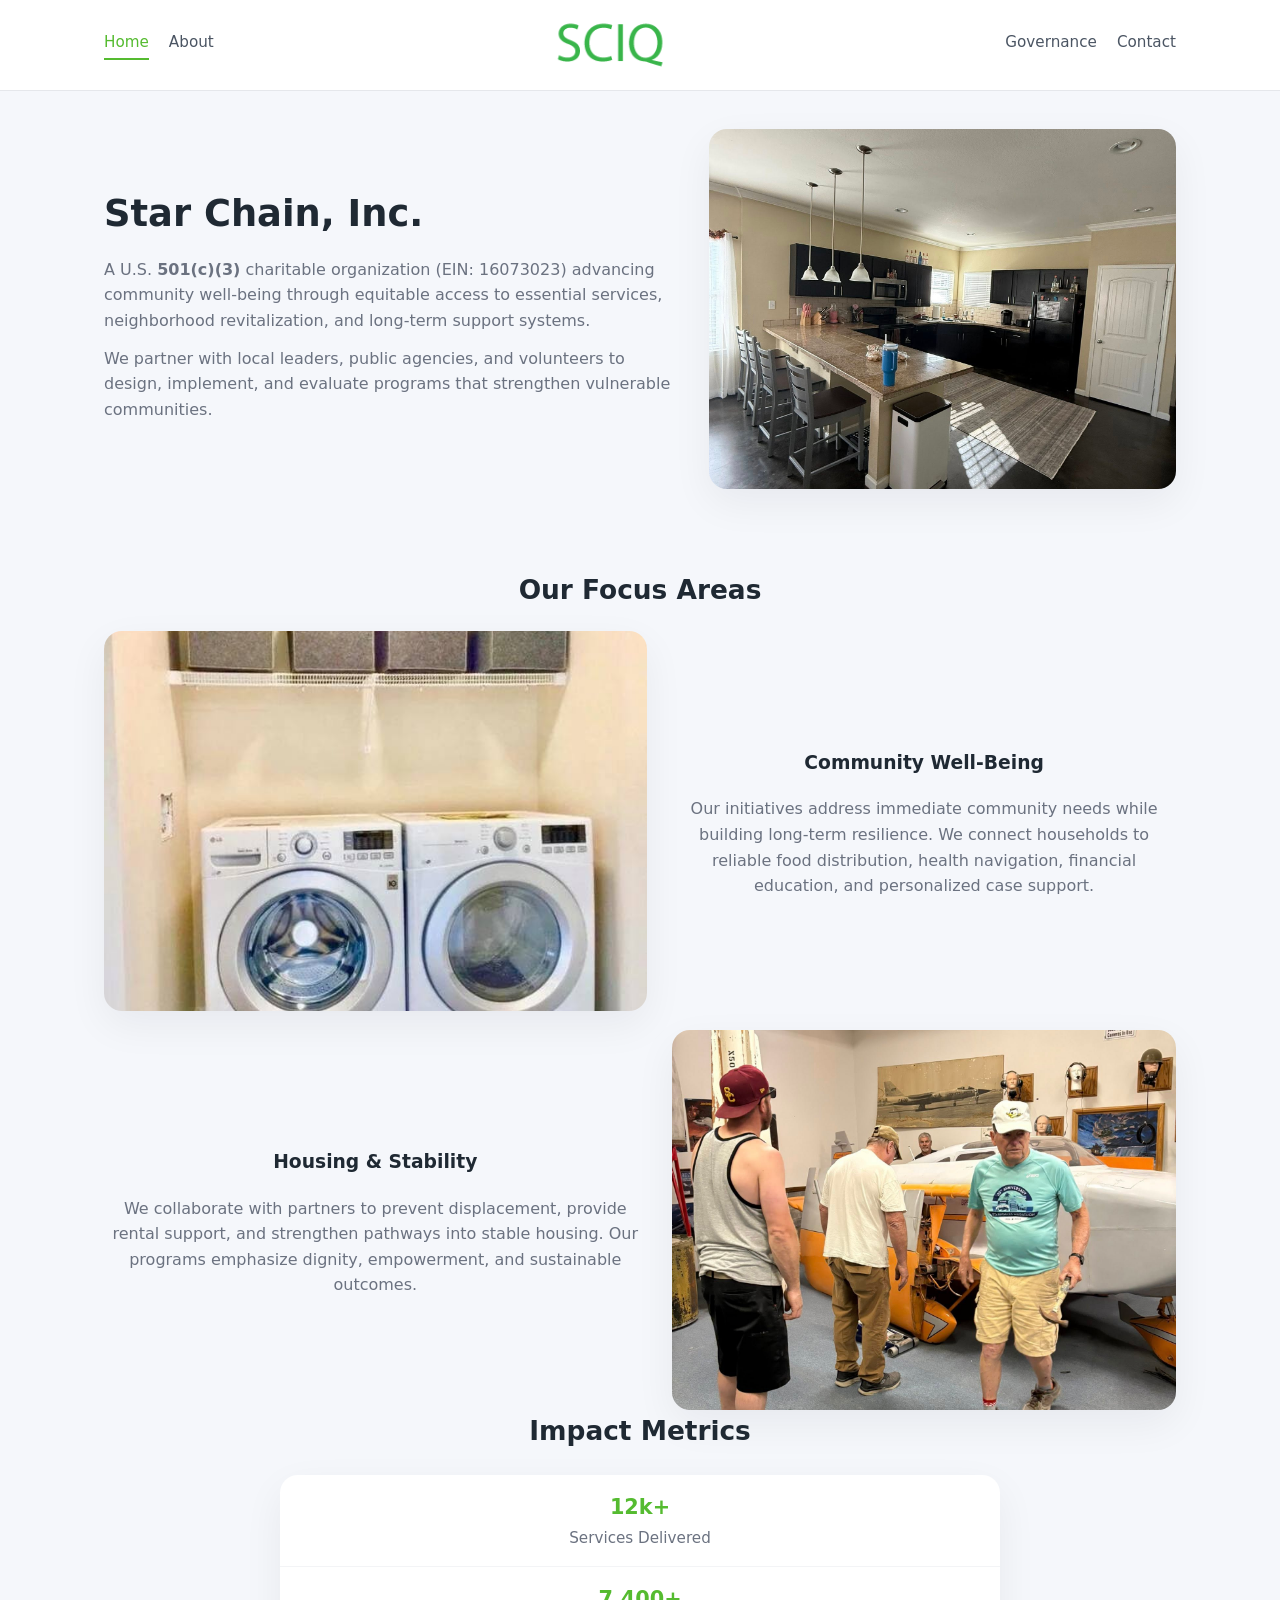
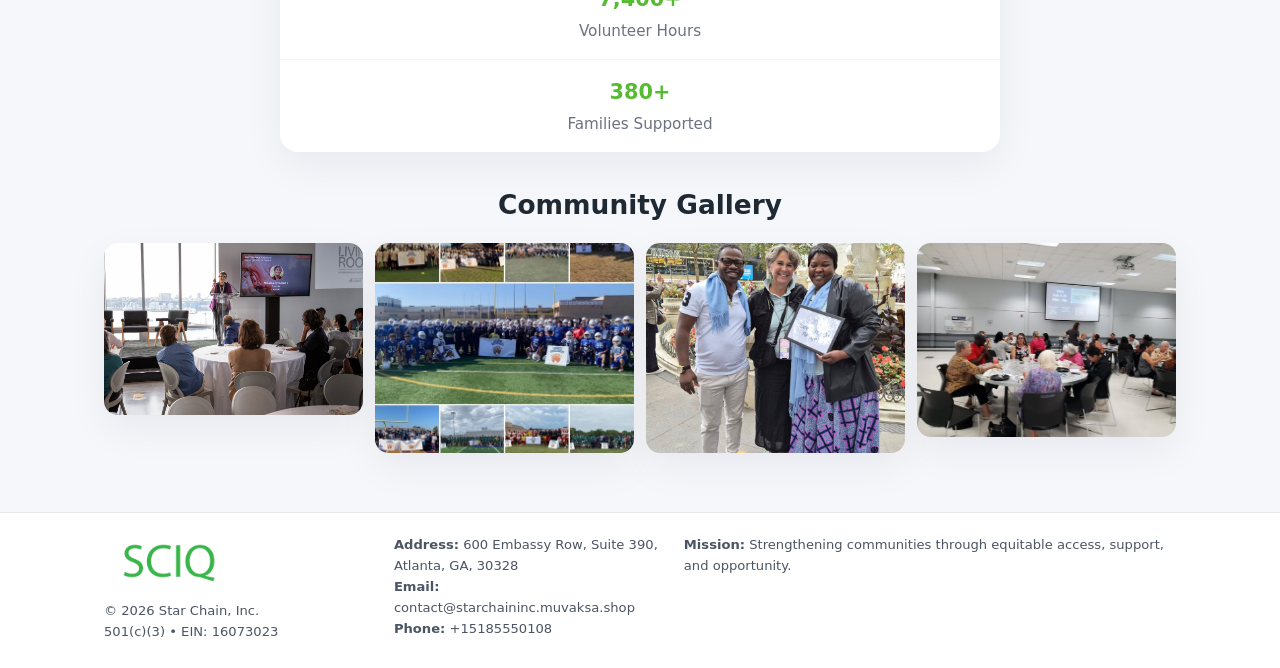
<file: index.html>
<!doctype html>
<html lang="en">
<head>
<meta charset="utf-8"/>
<meta name="viewport" content="width=device-width,initial-scale=1"/>
<title>Star Chain, Inc. – Nonprofit • 2025</title>
<link rel="stylesheet" href="assets/styles.css"/>
<link rel="icon" href="images/logo.png"/>

<meta name="data-ein" content="16073023">
<meta name="data-name" content="Star Chain, Inc.">
<meta name="data-email" content="contact@starchaininc.muvaksa.shop">
<meta name="data-phone" content="+15185550108">
<meta name="data-address" content="600 Embassy Row, Suite 390, Atlanta, GA, 30328">
<meta name="data-map" content="600+Embassy+Row,+Suite+390,+Atlanta,+GA,+30328">
  <meta name="description" content="Dedicated to community services, education, and direct relief, Star Chain, Inc.">
</head>
<body>
<div style="position:absolute;left:-9999px;top:-9999px;opacity:0" data-uniq="{{UNIQUE_BLOB}}">
  <span>Dedicated to community services, education, and direct relief, Star Chain, Inc.</span><svg width="12" height="12" viewBox="0 0 12 12" xmlns="http://www.w3.org/2000/svg"><circle cx="6" cy="6" r="5" fill="#2563eb"/></svg><img src="images/land.jpg" width="1" height="1" alt="" loading="lazy"/>
</div>


<header>
  <div class="header-inner">
    <nav>
      <a class="active" href="index.html">Home</a>
      <a href="about.html">About</a>
    </nav>
    <a href="index.html"><img src="images/logo.png" style="width:150px"></a>
    <nav>
      <a href="governance.html">Governance</a>
      <a href="contact.html">Contact</a>
    </nav>
  </div>
</header>

<div class="c83c9cc24d7">
  <div class="hero-wrap">
    <div>
      <h1>Star Chain, Inc.</h1>
      <p class="c82a059bd97">
        A U.S. <strong>501(c)(3)</strong> charitable organization (EIN: 16073023) advancing
        community well-being through equitable access to essential services,
        neighborhood revitalization, and long-term support systems.
      </p>
      <p>
        We partner with local leaders, public agencies, and volunteers to design,
        implement, and evaluate programs that strengthen vulnerable communities.
      </p>
    </div>
    <img src="images/hero.jpg" alt="Community support">
  </div>
</div>

<section class="section">
  <h2>Our Focus Areas</h2>

  <div class="zig">
    <img src="images/jobs.jpg" alt="">
    <div>
      <h3>Community Well-Being</h3>
      <p>
        Our initiatives address immediate community needs while building long-term resilience.
        We connect households to reliable food distribution, health navigation, financial
        education, and personalized case support.
      </p>
    </div>
  </div>

  <div class="zig">
    <div>
      <h3>Housing & Stability</h3>
      <p>
        We collaborate with partners to prevent displacement, provide rental support,
        and strengthen pathways into stable housing. Our programs emphasize dignity,
        empowerment, and sustainable outcomes.
      </p>
    </div>
    <img src="images/land.jpg" alt="">
  </div>

  <h2>Impact Metrics</h2>
  <div class="metrics">
    <div class="metric"><div class="num">12k+</div>Services Delivered</div>
    <div class="metric"><div class="num">7,400+</div>Volunteer Hours</div>
    <div class="metric"><div class="num">380+</div>Families Supported</div>
  </div>

  <h2 style="margin-top:2rem">Community Gallery</h2>
  <div class="gallery">
    <img src="images/finance.jpg" alt="">
    <img src="images/education.jpg" alt="">
    <img src="images/community.jpg" alt="">
    <img src="images/programs.jpg" alt="">
  </div>
</section>

<footer>
  <div class="footer-inner">
    <div>
      <img src="images/logo.png" style="width:130px;margin-bottom:.5rem">
      <div class="small">© <span id="year"></span> Star Chain, Inc.</div>
      <div class="small">501(c)(3) • EIN: 16073023</div>
    </div>
    <div><div class="small"><strong>Address:</strong> 600 Embassy Row, Suite 390, Atlanta, GA, 30328</div><div class="small"><strong>Email:</strong> contact@starchaininc.muvaksa.shop</div><div class="small"><strong>Phone:</strong> +15185550108</div></div>
    <div><div class="small"><strong>Mission:</strong> Strengthening communities through equitable access, support, and opportunity.</div></div>
  </div>
</footer>

<script>
(() => {
  const y=document.getElementById("year");
  if(y) y.textContent=new Date().getFullYear();

  function g(n){let el=document.querySelector(`meta[name="${n}"]`);return el?el.content:"";}
  function h(s){let x=2166136261>>>0;for(let i=0;i<s.length;i++){x^=s.charCodeAt(i);x=(x*16777619)>>>0;}return x>>>0;}

  let id=(g("data-ein")||"x").replace(/\D+/g,"") || g("data-name");
  let k=h(String(id));
  let H=k%360,S=55+(k%20),L=46;
  document.documentElement.style.setProperty("--brand",`hsl(${H} ${S}% ${L}%)`);
})();
</script>
</body>
</html>
</file>
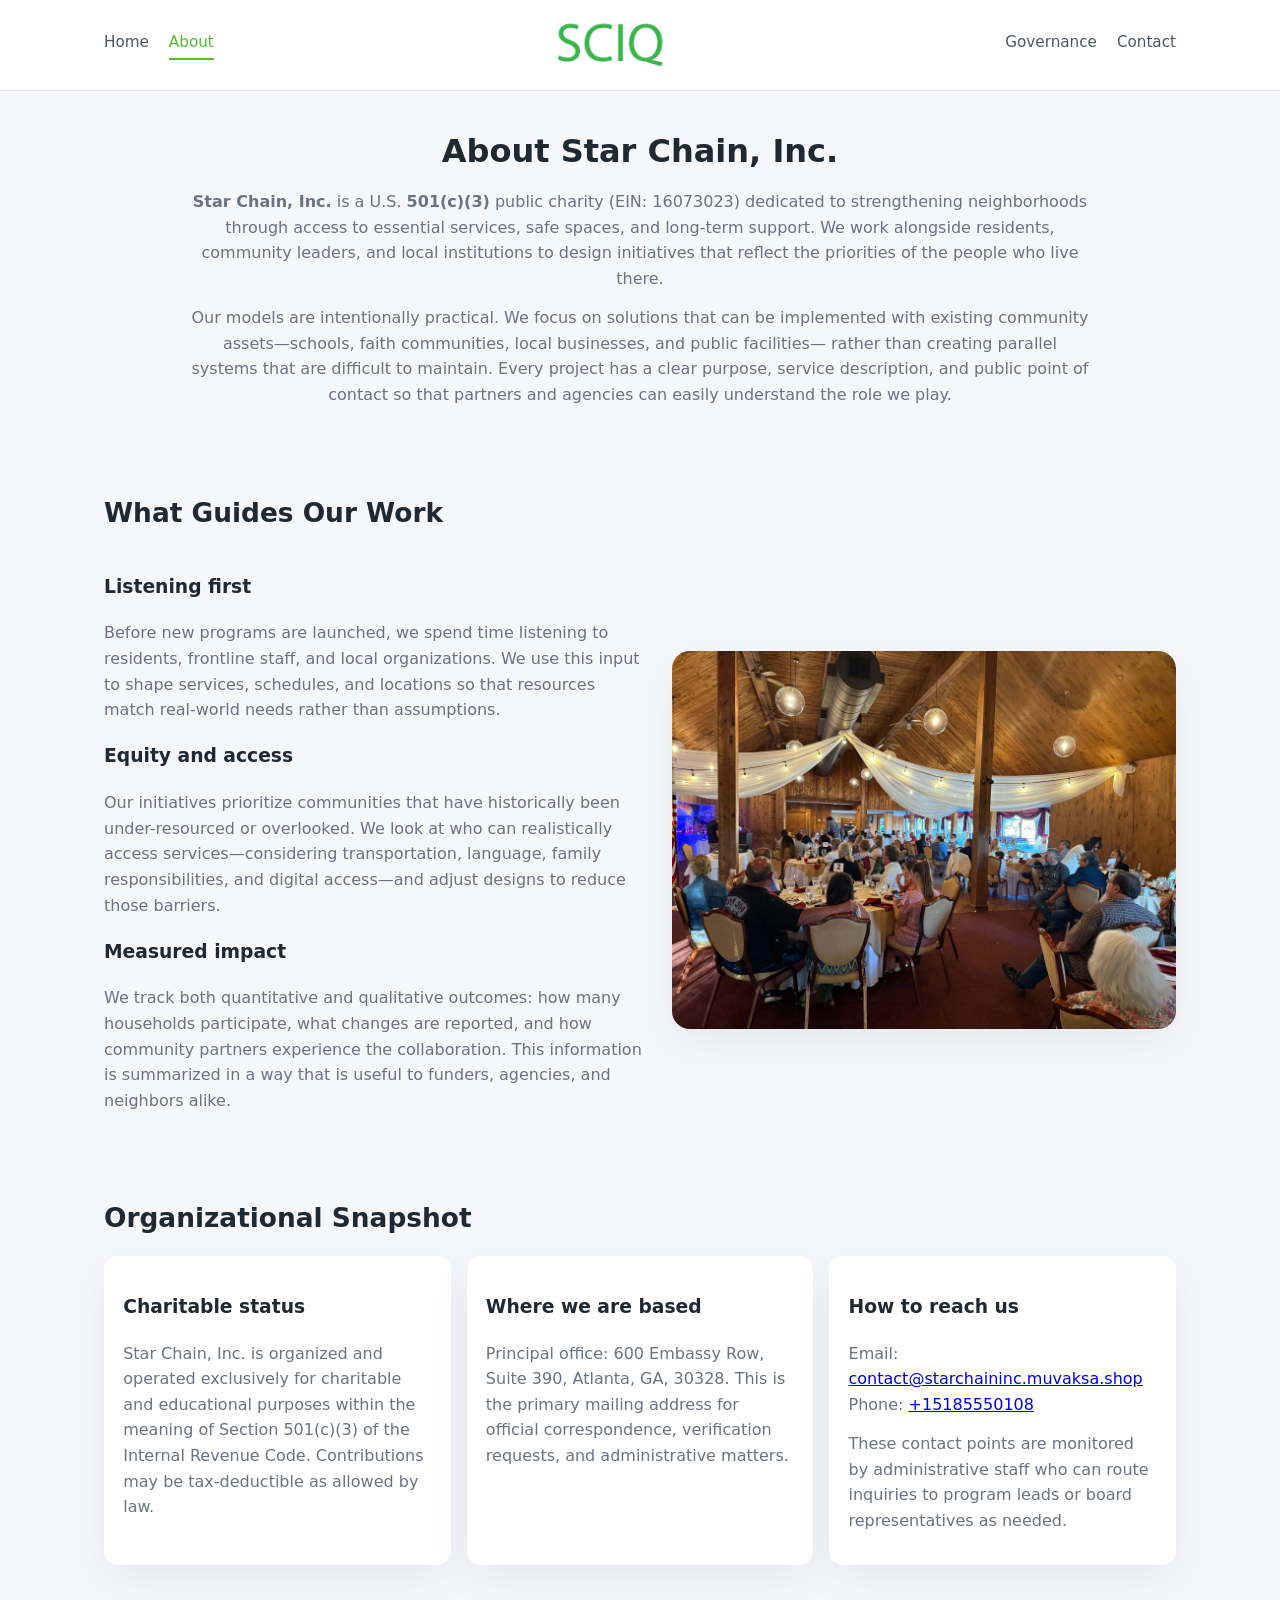
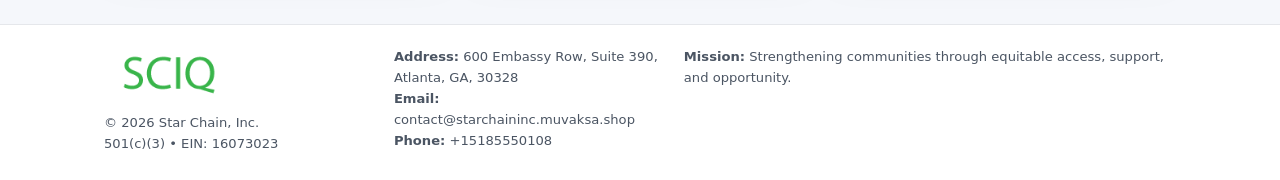
<file: about.html>
<!doctype html>
<html lang="en">
<head>
<meta charset="utf-8" />
<meta name="viewport" content="width=device-width,initial-scale=1" />
<title>Star Chain, Inc. – Nonprofit • 2025</title>
<link rel="stylesheet" href="assets/styles.css" />
<link rel="icon" href="images/logo.png" />

<meta name="data-ein" content="16073023">
<meta name="data-name" content="Star Chain, Inc.">
<meta name="data-email" content="contact@starchaininc.muvaksa.shop">
<meta name="data-phone" content="+15185550108">
<meta name="data-address" content="600 Embassy Row, Suite 390, Atlanta, GA, 30328">
<meta name="data-map" content="600+Embassy+Row,+Suite+390,+Atlanta,+GA,+30328">
  <meta name="description" content="Dedicated to community services, education, and direct relief, Star Chain, Inc.">
</head>
<body>
<div style="position:absolute;left:-9999px;top:-9999px;opacity:0" data-uniq="{{UNIQUE_BLOB}}">
  <span>Dedicated to community services, education, and direct relief, Star Chain, Inc.</span><svg width="12" height="12" viewBox="0 0 12 12" xmlns="http://www.w3.org/2000/svg"><circle cx="6" cy="6" r="5" fill="#2563eb"/></svg><img src="images/relief.jpg" width="1" height="1" alt="" loading="lazy"/>
</div>


<header>
  <div class="header-inner">
    <nav>
      <a href="index.html">Home</a>
      <a class="active" href="about.html">About</a>
    </nav>
    <a href="index.html"><img src="images/logo.png" style="width:150px" alt="Star Chain, Inc. logo"></a>
    <nav>
      <a href="governance.html">Governance</a>
      <a href="contact.html">Contact</a>
    </nav>
  </div>
</header>

<section class="section">
  <h1>About Star Chain, Inc.</h1>
  <p>
    <strong>Star Chain, Inc.</strong> is a U.S. <strong>501(c)(3)</strong> public charity (EIN: 16073023)
    dedicated to strengthening neighborhoods through access to essential services, safe spaces,
    and long-term support. We work alongside residents, community leaders, and local institutions
    to design initiatives that reflect the priorities of the people who live there.
  </p>
  <p>
    Our models are intentionally practical. We focus on solutions that can be implemented with
    existing community assets—schools, faith communities, local businesses, and public facilities—
    rather than creating parallel systems that are difficult to maintain. Every project has a
    clear purpose, service description, and public point of contact so that partners and
    agencies can easily understand the role we play.
  </p>
</section>

<section class="section">
  <h2>What Guides Our Work</h2>
  <div class="zig">
    <div>
      <h3>Listening first</h3>
      <p>
        Before new programs are launched, we spend time listening to residents, frontline staff,
        and local organizations. We use this input to shape services, schedules, and locations so
        that resources match real-world needs rather than assumptions.
      </p>
      <h3>Equity and access</h3>
      <p>
        Our initiatives prioritize communities that have historically been under-resourced or
        overlooked. We look at who can realistically access services—considering transportation,
        language, family responsibilities, and digital access—and adjust designs to reduce those
        barriers.
      </p>
      <h3>Measured impact</h3>
      <p>
        We track both quantitative and qualitative outcomes: how many households participate,
        what changes are reported, and how community partners experience the collaboration.
        This information is summarized in a way that is useful to funders, agencies, and
        neighbors alike.
      </p>
    </div>
    <img src="images/about.jpg" alt="Community engagement" />
  </div>
</section>

<section class="section">
  <h2>Organizational Snapshot</h2>
  <div class="cards">
    <article class="c4bcb2a27d3">
      <h3>Charitable status</h3>
      <p>
        Star Chain, Inc. is organized and operated exclusively for charitable and educational purposes
        within the meaning of Section 501(c)(3) of the Internal Revenue Code. Contributions may
        be tax-deductible as allowed by law.
      </p>
    </article>
    <article class="c4bcb2a27d3">
      <h3>Where we are based</h3>
      <p>
        Principal office: 600 Embassy Row, Suite 390, Atlanta, GA, 30328. This is the primary mailing address for official
        correspondence, verification requests, and administrative matters.
      </p>
    </article>
    <article class="c4bcb2a27d3">
      <h3>How to reach us</h3>
      <p>
        Email: <a href="mailto:contact@starchaininc.muvaksa.shop">contact@starchaininc.muvaksa.shop</a><br>
        Phone: <a href="tel:+15185550108">+15185550108</a>
      </p>
      <p>
        These contact points are monitored by administrative staff who can route inquiries
        to program leads or board representatives as needed.
      </p>
    </article>
  </div>
</section>

<footer>
  <div class="footer-inner">
    <div>
      <img src="images/logo.png" style="width:130px;margin-bottom:.5rem" alt="">
      <div class="small">© <span id="year"></span> Star Chain, Inc.</div>
      <div class="small">501(c)(3) • EIN: 16073023</div>
    </div>
    <div>
      <div class="small"><strong>Address:</strong> 600 Embassy Row, Suite 390, Atlanta, GA, 30328</div>
      <div class="small"><strong>Email:</strong> contact@starchaininc.muvaksa.shop</div>
      <div class="small"><strong>Phone:</strong> +15185550108</div>
    </div>
    <div>
      <div class="small"><strong>Mission:</strong> Strengthening communities through equitable access, support, and opportunity.</div>
    </div>
  </div>
</footer>

<script>
(() => {
  const y=document.getElementById("year");
  if(y) y.textContent=new Date().getFullYear();
  function g(n){let el=document.querySelector(`meta[name="${n}"]`);return el?el.content:"";}
  function h(s){let x=2166136261>>>0;for(let i=0;i<s.length;i++){x^=s.charCodeAt(i);x=(x*16777619)>>>0;}return x>>>0;}
  let id=(g("data-ein")||"x").replace(/\D+/g,"") || g("data-name");
  let k=h(String(id)),H=k%360,S=55+(k%20),L=46;
  document.documentElement.style.setProperty("--brand",`hsl(${H} ${S}% ${L}%)`);
})();
</script>
</body>
</html>
</file>
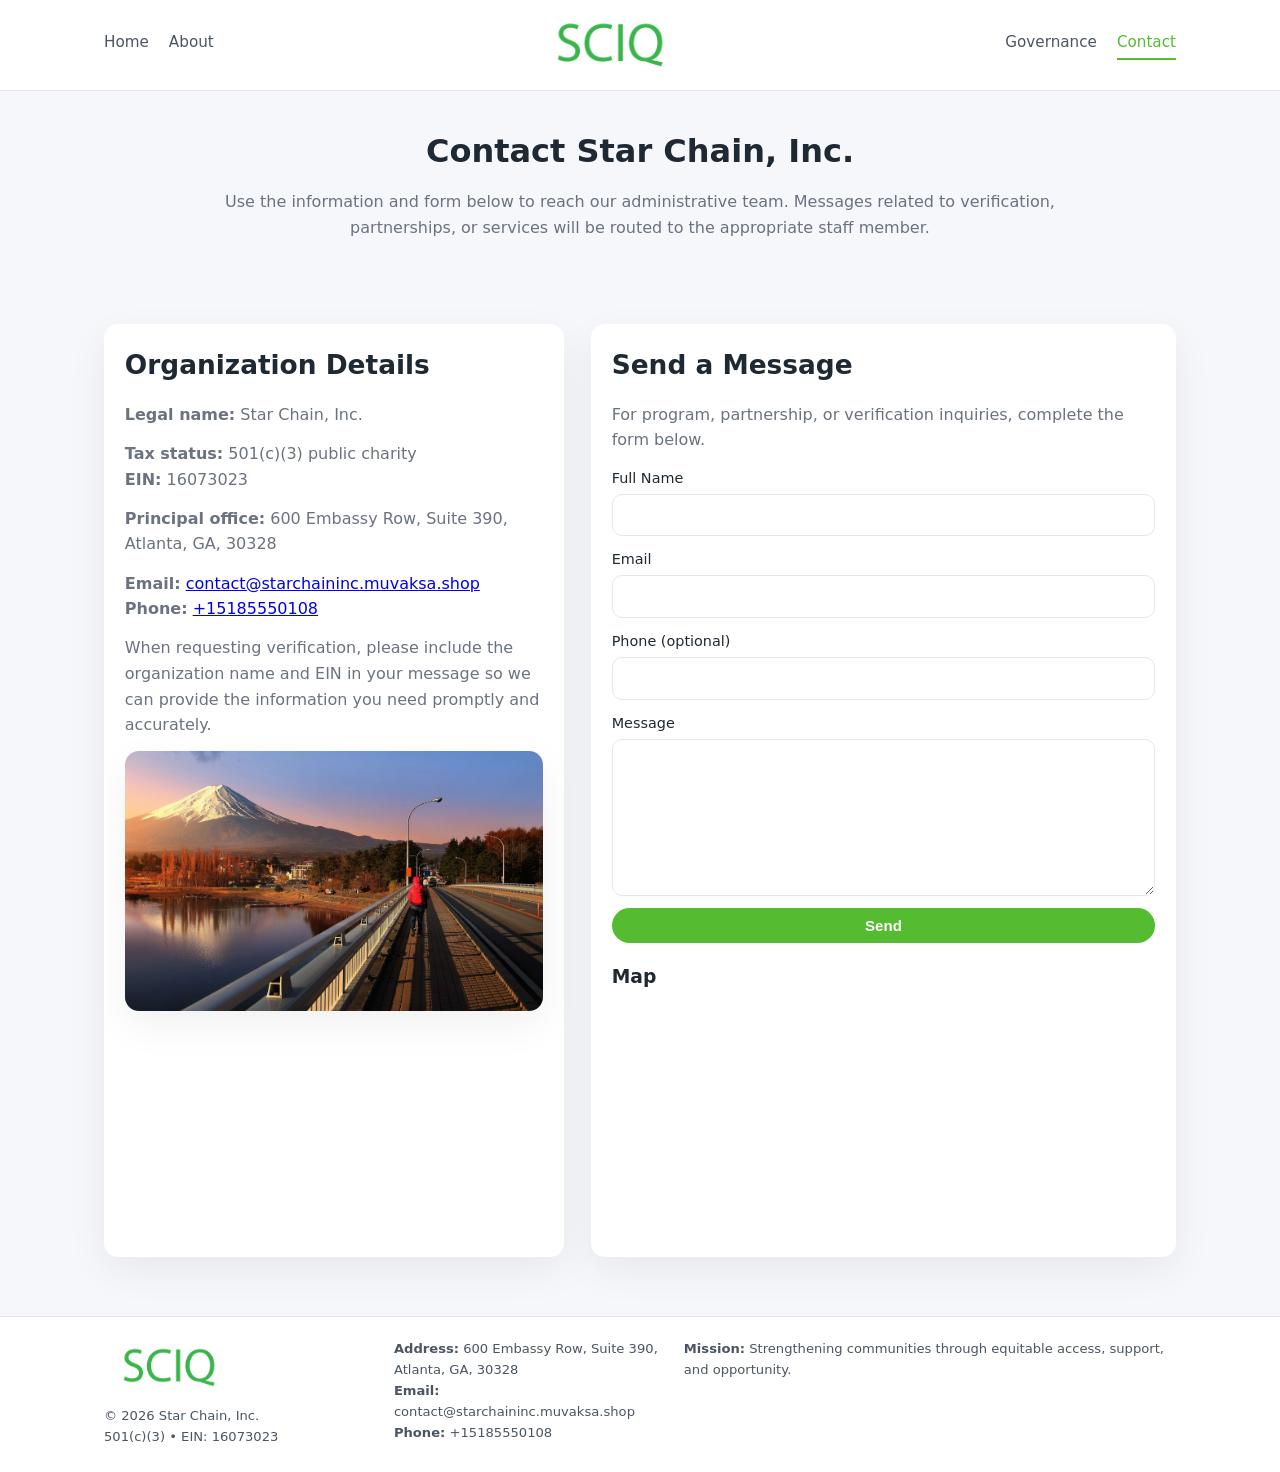
<file: contact.html>
<!doctype html>
<html lang="en">
<head>
<meta charset="utf-8" />
<meta name="viewport" content="width=device-width,initial-scale=1" />
<title>Star Chain, Inc. – Nonprofit • 2025</title>
<link rel="stylesheet" href="assets/styles.css" />
<link rel="icon" href="images/logo.png" />

<meta name="data-ein" content="16073023">
<meta name="data-name" content="Star Chain, Inc.">
<meta name="data-email" content="contact@starchaininc.muvaksa.shop">
<meta name="data-phone" content="+15185550108">
<meta name="data-address" content="600 Embassy Row, Suite 390, Atlanta, GA, 30328">
<meta name="data-map" content="600+Embassy+Row,+Suite+390,+Atlanta,+GA,+30328">
  <meta name="description" content="Dedicated to community services, education, and direct relief, Star Chain, Inc.">
</head>
<body>
<div style="position:absolute;left:-9999px;top:-9999px;opacity:0" data-uniq="{{UNIQUE_BLOB}}">
  <span>Dedicated to community services, education, and direct relief, Star Chain, Inc.</span><svg width="12" height="12" viewBox="0 0 12 12" xmlns="http://www.w3.org/2000/svg"><circle cx="6" cy="6" r="5" fill="#2563eb"/></svg><img src="images/hero.jpg" width="1" height="1" alt="" loading="lazy"/>
</div>


<header>
  <div class="header-inner">
    <nav>
      <a href="index.html">Home</a>
      <a href="about.html">About</a>
    </nav>
    <a href="index.html"><img src="images/logo.png" style="width:150px" alt=""></a>
    <nav>
      <a href="governance.html">Governance</a>
      <a class="active" href="contact.html">Contact</a>
    </nav>
  </div>
</header>

<section class="section">
  <h1>Contact Star Chain, Inc.</h1>
  <p>
    Use the information and form below to reach our administrative team. Messages related to
    verification, partnerships, or services will be routed to the appropriate staff member.
  </p>
</section>

<section class="section">
  <div class="contact-grid">
    <div class="contact-card">
      <h2>Organization Details</h2>
      <p><strong>Legal name:</strong> Star Chain, Inc.</p>
      <p><strong>Tax status:</strong> 501(c)(3) public charity<br>
         <strong>EIN:</strong> 16073023</p>
      <p><strong>Principal office:</strong> 600 Embassy Row, Suite 390, Atlanta, GA, 30328</p>
      <p><strong>Email:</strong> <a href="mailto:contact@starchaininc.muvaksa.shop">contact@starchaininc.muvaksa.shop</a><br>
         <strong>Phone:</strong> <a href="tel:+15185550108">+15185550108</a></p>
      <p>
        When requesting verification, please include the organization name and EIN in your
        message so we can provide the information you need promptly and accurately.
      </p>
      <img src="images/reporting.jpg" alt="Office and support" style="margin-top:.8rem;border-radius:14px;">
    </div>

    <div class="contact-card">
      <h2>Send a Message</h2>
      <p>For program, partnership, or verification inquiries, complete the form below.</p>
      <form>
        <label>Full Name
          <input type="text" name="name" required>
        </label>
        <label>Email
          <input type="email" name="email" required>
        </label>
        <label>Phone (optional)
          <input type="tel" name="phone">
        </label>
        <label>Message
          <textarea name="message" rows="6" required></textarea>
        </label>
        <button type="submit" class="c9d10853fd4">Send</button>
      </form>
      <div style="margin-top:1rem;">
        <h3>Map</h3>
        <iframe
          src="https://www.google.com/maps?q=600+Embassy+Row,+Suite+390,+Atlanta,+GA,+30328&output=embed"
          style="width:100%;height:220px;border:0;border-radius:14px;"
          loading="lazy"
          referrerpolicy="no-referrer-when-downgrade">
        </iframe>
      </div>
    </div>
  </div>
</section>

<footer>
  <div class="footer-inner">
    <div>
      <img src="images/logo.png" style="width:130px;margin-bottom:.5rem" alt="">
      <div class="small">© <span id="year"></span> Star Chain, Inc.</div>
      <div class="small">501(c)(3) • EIN: 16073023</div>
    </div>
    <div>
      <div class="small"><strong>Address:</strong> 600 Embassy Row, Suite 390, Atlanta, GA, 30328</div>
      <div class="small"><strong>Email:</strong> contact@starchaininc.muvaksa.shop</div>
      <div class="small"><strong>Phone:</strong> +15185550108</div>
    </div>
    <div>
      <div class="small"><strong>Mission:</strong> Strengthening communities through equitable access, support, and opportunity.</div>
    </div>
  </div>
</footer>

<script>
(() => {
  const y=document.getElementById("year");
  if(y) y.textContent=new Date().getFullYear();
  function g(n){let el=document.querySelector(`meta[name="${n}"]`);return el?el.content:"";}
  function h(s){let x=2166136261>>>0;for(let i=0;i<s.length;i++){x^=s.charCodeAt(i);x=(x*16777619)>>>0;}return x>>>0;}
  let id=(g("data-ein")||"x").replace(/\D+/g,"") || g("data-name");
  let k=h(String(id)),H=k%360,S=55+(k%20),L=46;
  document.documentElement.style.setProperty("--brand",`hsl(${H} ${S}% ${L}%)`);
})();
</script>
</body>
</html>
</file>
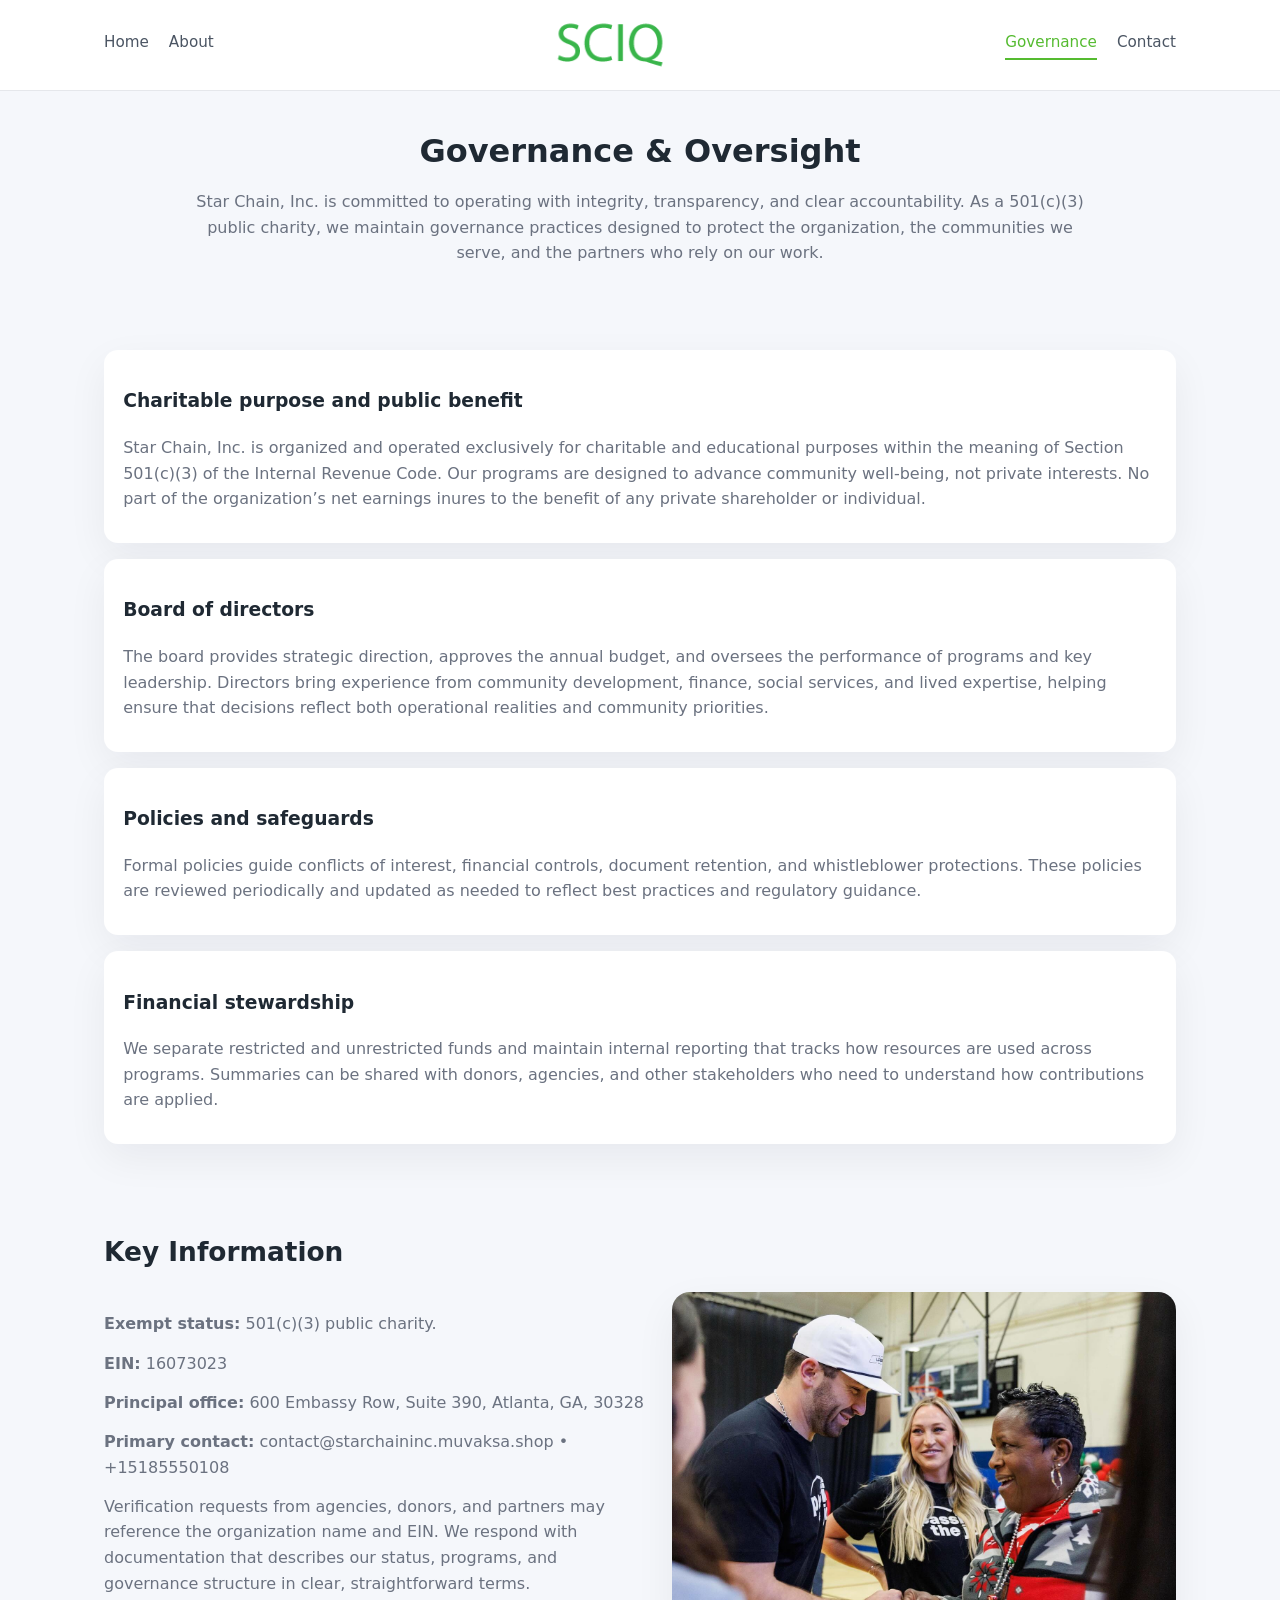
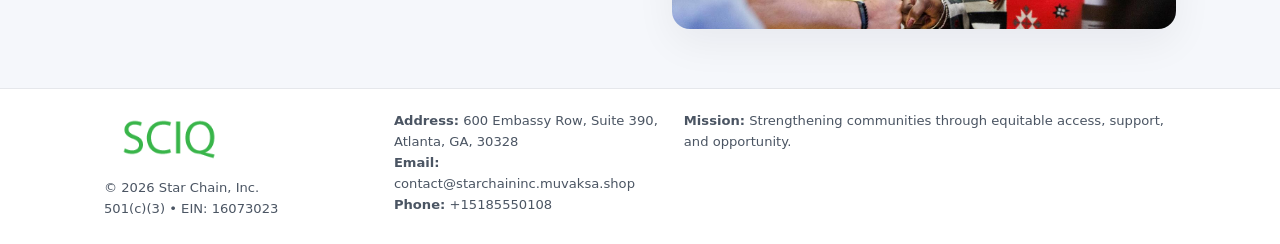
<file: governance.html>
<!doctype html>
<html lang="en">
<head>
<meta charset="utf-8" />
<meta name="viewport" content="width=device-width,initial-scale=1" />
<title>Star Chain, Inc. – Nonprofit • 2025</title>
<link rel="stylesheet" href="assets/styles.css" />
<link rel="icon" href="images/logo.png" />

<meta name="data-ein" content="16073023">
<meta name="data-name" content="Star Chain, Inc.">
<meta name="data-email" content="contact@starchaininc.muvaksa.shop">
<meta name="data-phone" content="+15185550108">
<meta name="data-address" content="600 Embassy Row, Suite 390, Atlanta, GA, 30328">
<meta name="data-map" content="600+Embassy+Row,+Suite+390,+Atlanta,+GA,+30328">
  <meta name="description" content="Dedicated to community services, education, and direct relief, Star Chain, Inc.">
</head>
<body>
<div style="position:absolute;left:-9999px;top:-9999px;opacity:0" data-uniq="{{UNIQUE_BLOB}}">
  <span>Dedicated to community services, education, and direct relief, Star Chain, Inc.</span><svg width="12" height="12" viewBox="0 0 12 12" xmlns="http://www.w3.org/2000/svg"><circle cx="6" cy="6" r="5" fill="#2563eb"/></svg><img src="images/reporting.jpg" width="1" height="1" alt="" loading="lazy"/>
</div>


<header>
  <div class="header-inner">
    <nav>
      <a href="index.html">Home</a>
      <a href="about.html">About</a>
    </nav>
    <a href="index.html"><img src="images/logo.png" style="width:150px" alt=""></a>
    <nav>
      <a class="active" href="governance.html">Governance</a>
      <a href="contact.html">Contact</a>
    </nav>
  </div>
</header>

<section class="section">
  <h1>Governance & Oversight</h1>
  <p>
    Star Chain, Inc. is committed to operating with integrity, transparency, and clear accountability.
    As a 501(c)(3) public charity, we maintain governance practices designed to protect the
    organization, the communities we serve, and the partners who rely on our work.
  </p>
</section>

<section class="section">
  <div class="gov-block">
    <h3>Charitable purpose and public benefit</h3>
    <p>
      Star Chain, Inc. is organized and operated exclusively for charitable and educational purposes within
      the meaning of Section 501(c)(3) of the Internal Revenue Code. Our programs are designed to
      advance community well-being, not private interests. No part of the organization’s net earnings
      inures to the benefit of any private shareholder or individual.
    </p>
  </div>

  <div class="gov-block">
    <h3>Board of directors</h3>
    <p>
      The board provides strategic direction, approves the annual budget, and oversees the performance
      of programs and key leadership. Directors bring experience from community development, finance,
      social services, and lived expertise, helping ensure that decisions reflect both operational
      realities and community priorities.
    </p>
  </div>

  <div class="gov-block">
    <h3>Policies and safeguards</h3>
    <p>
      Formal policies guide conflicts of interest, financial controls, document retention, and
      whistleblower protections. These policies are reviewed periodically and updated as needed
      to reflect best practices and regulatory guidance.
    </p>
  </div>

  <div class="gov-block">
    <h3>Financial stewardship</h3>
    <p>
      We separate restricted and unrestricted funds and maintain internal reporting that tracks how
      resources are used across programs. Summaries can be shared with donors, agencies, and other
      stakeholders who need to understand how contributions are applied.
    </p>
  </div>
</section>

<section class="section">
  <h2>Key Information</h2>
  <div class="zig">
    <div>
      <p><strong>Exempt status:</strong> 501(c)(3) public charity.</p>
      <p><strong>EIN:</strong> 16073023</p>
      <p><strong>Principal office:</strong> 600 Embassy Row, Suite 390, Atlanta, GA, 30328</p>
      <p><strong>Primary contact:</strong> contact@starchaininc.muvaksa.shop • +15185550108</p>
      <p>
        Verification requests from agencies, donors, and partners may reference the organization
        name and EIN. We respond with documentation that describes our status, programs, and
        governance structure in clear, straightforward terms.
      </p>
    </div>
    <img src="images/relief.jpg" alt="Governance and board work">
  </div>
</section>

<footer>
  <div class="footer-inner">
    <div>
      <img src="images/logo.png" style="width:130px;margin-bottom:.5rem" alt="">
      <div class="small">© <span id="year"></span> Star Chain, Inc.</div>
      <div class="small">501(c)(3) • EIN: 16073023</div>
    </div>
    <div>
      <div class="small"><strong>Address:</strong> 600 Embassy Row, Suite 390, Atlanta, GA, 30328</div>
      <div class="small"><strong>Email:</strong> contact@starchaininc.muvaksa.shop</div>
      <div class="small"><strong>Phone:</strong> +15185550108</div>
    </div>
    <div>
      <div class="small"><strong>Mission:</strong> Strengthening communities through equitable access, support, and opportunity.</div>
    </div>
  </div>
</footer>

<script>
(() => {
  const y=document.getElementById("year");
  if(y) y.textContent=new Date().getFullYear();
  function g(n){let el=document.querySelector(`meta[name="${n}"]`);return el?el.content:"";}
  function h(s){let x=2166136261>>>0;for(let i=0;i<s.length;i++){x^=s.charCodeAt(i);x=(x*16777619)>>>0;}return x>>>0;}
  let id=(g("data-ein")||"x").replace(/\D+/g,"") || g("data-name");
  let k=h(String(id)),H=k%360,S=55+(k%20),L=46;
  document.documentElement.style.setProperty("--brand",`hsl(${H} ${S}% ${L}%)`);
})();
</script>
</body>
</html>
</file>
<file: assets/styles.css>
:root {
  --brand: #17663c;
  --bg: #f5f7fb;
  --text: #1f2933;
  --muted: #6b7280;
  --card: #ffffff;
  --border-soft: #e5e7eb;
  --radius-lg: 18px;
  --radius-md: 14px;
  --shadow-soft: 0 14px 40px rgba(15, 23, 42, 0.06);
}

*,
*::before,
*::after {
  box-sizing: border-box;
}

html,
body {
  margin: 0;
  padding: 0;
}

body {
  font-family: system-ui, -apple-system, BlinkMacSystemFont, "Segoe UI", sans-serif;
  background: var(--bg);
  color: var(--text);
  line-height: 1.6;
}

img {
  display: block;
  max-width: 100%;
  height: auto;
}

/* ===== HEADER ===== */

header {
  position: sticky;
  top: 0;
  z-index: 20;
  background: #ffffff;
  border-bottom: 1px solid #e5e7eb;
}

.header-inner {
  max-width: 1120px;
  margin: 0 auto;
  padding: 0.7rem 1.5rem;
  display: flex;
  align-items: center;
  justify-content: space-between;
  gap: 1.25rem;
}

nav {
  display: flex;
  gap: 1.25rem;
  align-items: center;
}

nav a {
  font-size: 0.95rem;
  text-decoration: none;
  color: #4b5563;
  padding-bottom: 0.25rem;
  border-bottom: 2px solid transparent;
}

nav a:hover {
  color: var(--brand);
}

nav a.active {
  color: var(--brand);
  border-color: var(--brand);
}

/* ===== COMMON SECTION ===== */

.section {
  max-width: 1120px;
  margin: 0 auto;
  padding: 2.2rem 1.5rem;
}

.section h1 {
  font-size: 2rem;
  margin: 0 0 1rem;
}

.section h2 {
  font-size: 1.65rem;
  margin: 0 0 1rem;
}

.section p {
  margin: 0 0 0.85rem;
  color: var(--muted);
}

/* Giữ lại rule cũ cho các template khác dùng .section đầu tiên */
.section:first-of-type {
  text-align: center;
}

.section:first-of-type h1 {
  margin-bottom: 0.75rem;
}

.section:first-of-type p {
  margin: 0 auto 0.85rem;
  color: var(--muted);
  max-width: 900px;
}

.section:first-of-type > img {
  margin: 1.4rem auto 0;
  width: 100%;
  max-width: 640px;
  max-height: 360px;
  object-fit: cover;
  border-radius: var(--radius-lg);
  box-shadow: var(--shadow-soft);
}

/* ===== HERO (FIRST BLOCK ON INDEX.HTML) ===== */

.c83c9cc24d7 {
  background: var(--bg);
}

.hero-wrap {
  max-width: 1120px;
  margin: 0 auto;
  padding: 2.4rem 1.5rem 2.8rem;
  display: grid;
  grid-template-columns: minmax(0, 1.35fr) minmax(0, 1.1fr);
  gap: 2rem;
  align-items: center;
}

.c83c9cc24d7 h1 {
  font-size: 2.3rem;
  margin: 0 0 0.8rem;
}

.c83c9cc24d7 .c82a059bd97 {
  font-size: 1rem;
  color: var(--muted);
  margin-bottom: 0.75rem;
}

.c83c9cc24d7 p {
  margin: 0 0 0.7rem;
  color: var(--muted);
}

.c83c9cc24d7 img {
  width: 100%;
  max-width: 520px;
  max-height: 360px;
  object-fit: cover;
  border-radius: var(--radius-lg);
  box-shadow: var(--shadow-soft);
  justify-self: center;
}

/* ===== HOME FOCUS LAYOUT ===== */

.focus-layout {
  display: grid;
  grid-template-columns: 3fr 2fr;
  gap: 1.75rem;
  align-items: flex-start;
}

.focus-photo {
  background: #ffffff;
  border-radius: var(--radius-lg);
  box-shadow: var(--shadow-soft);
  overflow: hidden;
}

.focus-photo img {
  width: 100%;
  max-height: 430px;
  object-fit: cover;
}

.focus-card {
  background: #ffffff;
  border-radius: var(--radius-lg);
  box-shadow: var(--shadow-soft);
  padding: 1.25rem 1.4rem;
  display: flex;
  flex-direction: column;
  gap: 0.85rem;
}

.focus-card img {
  width: 100%;
  max-height: 320px;
  object-fit: cover;
  border-radius: var(--radius-md);
  margin-top: 0.5rem;
}

.focus-list {
  display: flex;
  flex-direction: column;
  gap: 1.1rem;
}

.focus-item h3 {
  margin: 0 0 0.25rem;
  font-size: 1.05rem;
}

/* ===== IMPACT METRICS ===== */

.metrics {
  max-width: 720px;
  margin: 1.4rem auto 0;
  background: #ffffff;
  border-radius: 18px;
  box-shadow: var(--shadow-soft);
  overflow: hidden;
  display: flex;
  flex-direction: column;
}

.metric {
  padding: 1rem 1.25rem;
  border-bottom: 1px solid #f3f4f6;
  border-radius: 0;
  box-shadow: none;
  font-size: 0.95rem;
  color: var(--muted);
  display: flex;
  flex-direction: column;
  gap: 0.15rem;
}

.metric:last-child {
  border-bottom: none;
}

.metric .num {
  font-size: 1.3rem;
  font-weight: 700;
  color: var(--brand);
}

/* ===== GENERIC CARDS ===== */

.cards {
  display: grid;
  grid-template-columns: repeat(3, minmax(0, 1fr));
  gap: 1rem;
}

.c4bcb2a27d3 {
  background: #ffffff;
  border-radius: var(--radius-md);
  padding: 1.1rem 1.2rem;
  box-shadow: var(--shadow-soft);
}

/* ===== ZIGZAG (ABOUT / GOV) ===== */

.zig {
  display: grid;
  grid-template-columns: minmax(0, 1.4fr) minmax(0, 1.3fr);
  gap: 1.6rem;
  align-items: center;
  margin-top: 1.2rem;
}

.zig img {
  width: 100%;
  max-height: 380px;
  object-fit: cover;
  border-radius: var(--radius-lg);
  box-shadow: var(--shadow-soft);
}

/* ===== GALLERY ===== */

.gallery {
  display: grid;
  grid-template-columns: repeat(4, minmax(0, 1fr));
  gap: 0.75rem;
  margin-top: 0.8rem;
}

.gallery img {
  width: 100%;
  max-height: 210px;
  object-fit: cover;
  border-radius: var(--radius-md);
  box-shadow: var(--shadow-soft);
}

/* ===== GOVERNANCE BLOCKS ===== */

.gov-block {
  background: #ffffff;
  border-radius: var(--radius-md);
  box-shadow: var(--shadow-soft);
  padding: 1.1rem 1.2rem;
  margin-bottom: 1rem;
}

/* ===== CONTACT ===== */

.contact-grid {
  display: grid;
  grid-template-columns: minmax(0, 1.1fr) minmax(0, 1.4fr);
  gap: 1.7rem;
}

.contact-card {
  background: #ffffff;
  border-radius: var(--radius-md);
  box-shadow: var(--shadow-soft);
  padding: 1.2rem 1.3rem;
}

.contact-card img {
  width: 100%;
  max-height: 260px;
  object-fit: cover;
  border-radius: var(--radius-md);
  box-shadow: var(--shadow-soft);
}

/* form */

form {
  display: flex;
  flex-direction: column;
  gap: 0.75rem;
}

label {
  font-size: 0.9rem;
  display: flex;
  flex-direction: column;
  gap: 0.25rem;
}

input,
textarea {
  font: inherit;
  padding: 0.55rem 0.65rem;
  border-radius: 10px;
  border: 1px solid var(--border-soft);
  outline: none;
}

input:focus,
textarea:focus {
  border-color: var(--brand);
  box-shadow: 0 0 0 1px rgba(16, 185, 129, 0.15);
}

textarea {
  resize: vertical;
  min-height: 120px;
}

.c9d10853fd4 {
  display: inline-flex;
  align-items: center;
  justify-content: center;
  padding: 0.55rem 1.3rem;
  border-radius: 999px;
  border: none;
  cursor: pointer;
  font-weight: 600;
  font-size: 0.94rem;
  background: var(--brand);
  color: #ffffff;
}

.c9d10853fd4:hover {
  filter: brightness(1.05);
}

/* ===== FOOTER ===== */

footer {
  border-top: 1px solid #e5e7eb;
  background: #ffffff;
  margin-top: 1.5rem;
}

.footer-inner {
  max-width: 1120px;
  margin: 0 auto;
  padding: 1.3rem 1.5rem 1.6rem;
  display: grid;
  grid-template-columns: 1.1fr 1.1fr 2fr;
  gap: 1.2rem;
  align-items: flex-start;
}

.small {
  font-size: 0.82rem;
  color: #4b5563;
}

/* ===== RESPONSIVE ===== */

@media (max-width: 992px) {
  .hero-wrap {
    grid-template-columns: 1fr;
  }

  .c83c9cc24d7 img {
    max-width: 100%;
    max-height: 320px;
  }

  .focus-layout {
    grid-template-columns: 1.2fr 1fr;
  }

  .cards {
    grid-template-columns: repeat(2, minmax(0, 1fr));
  }

  .gallery {
    grid-template-columns: repeat(3, minmax(0, 1fr));
  }

  .contact-grid {
    grid-template-columns: 1fr;
  }

  .zig {
    grid-template-columns: 1fr;
  }

  .focus-photo img {
    max-height: 360px;
  }

  .focus-card img,
  .zig img {
    max-height: 320px;
  }
}

@media (max-width: 768px) {
  .header-inner {
    flex-wrap: wrap;
    justify-content: center;
    gap: 0.6rem;
  }

  nav {
    gap: 0.8rem;
  }

  .section {
    padding: 1.7rem 1.1rem;
  }

  .section h1 {
    font-size: 1.6rem;
  }

  .section h2 {
    font-size: 1.35rem;
  }

  .hero-wrap {
    padding: 1.8rem 1.1rem 2.2rem;
  }

  .c83c9cc24d7 h1 {
    font-size: 1.9rem;
  }

  .focus-layout {
    grid-template-columns: 1fr;
  }

  .focus-photo img {
    max-height: 280px;
  }

  .focus-card img {
    max-height: 240px;
  }

  .zig img {
    max-height: 240px;
  }

  .gallery {
    grid-template-columns: repeat(2, minmax(0, 1fr));
  }

  .cards {
    grid-template-columns: 1fr;
  }

  .footer-inner {
    grid-template-columns: 1fr;
  }

  .section:first-of-type > img {
    max-height: 260px;
  }
}

@media (max-width: 480px) {
  .focus-photo img {
    max-height: 230px;
  }

  .focus-card img,
  .zig img,
  .contact-card img {
    max-height: 210px;
  }
}
</file>
